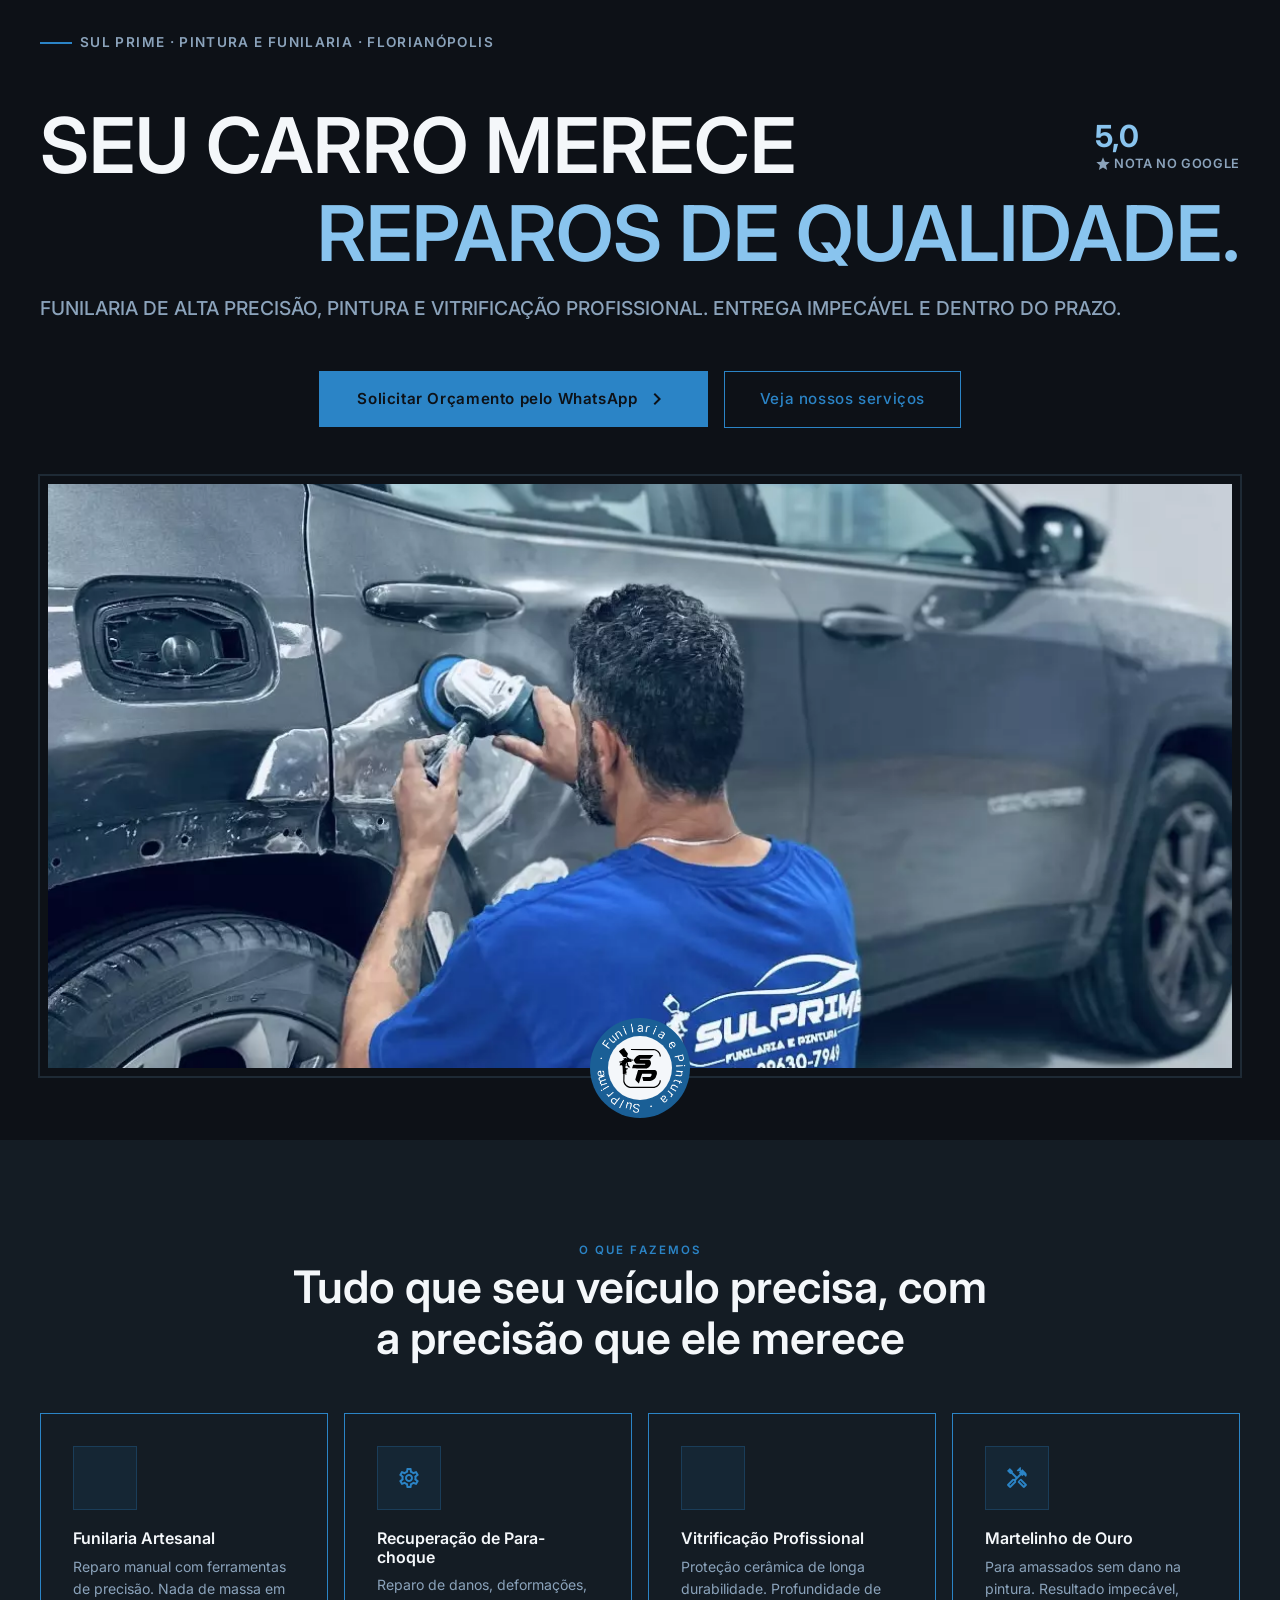
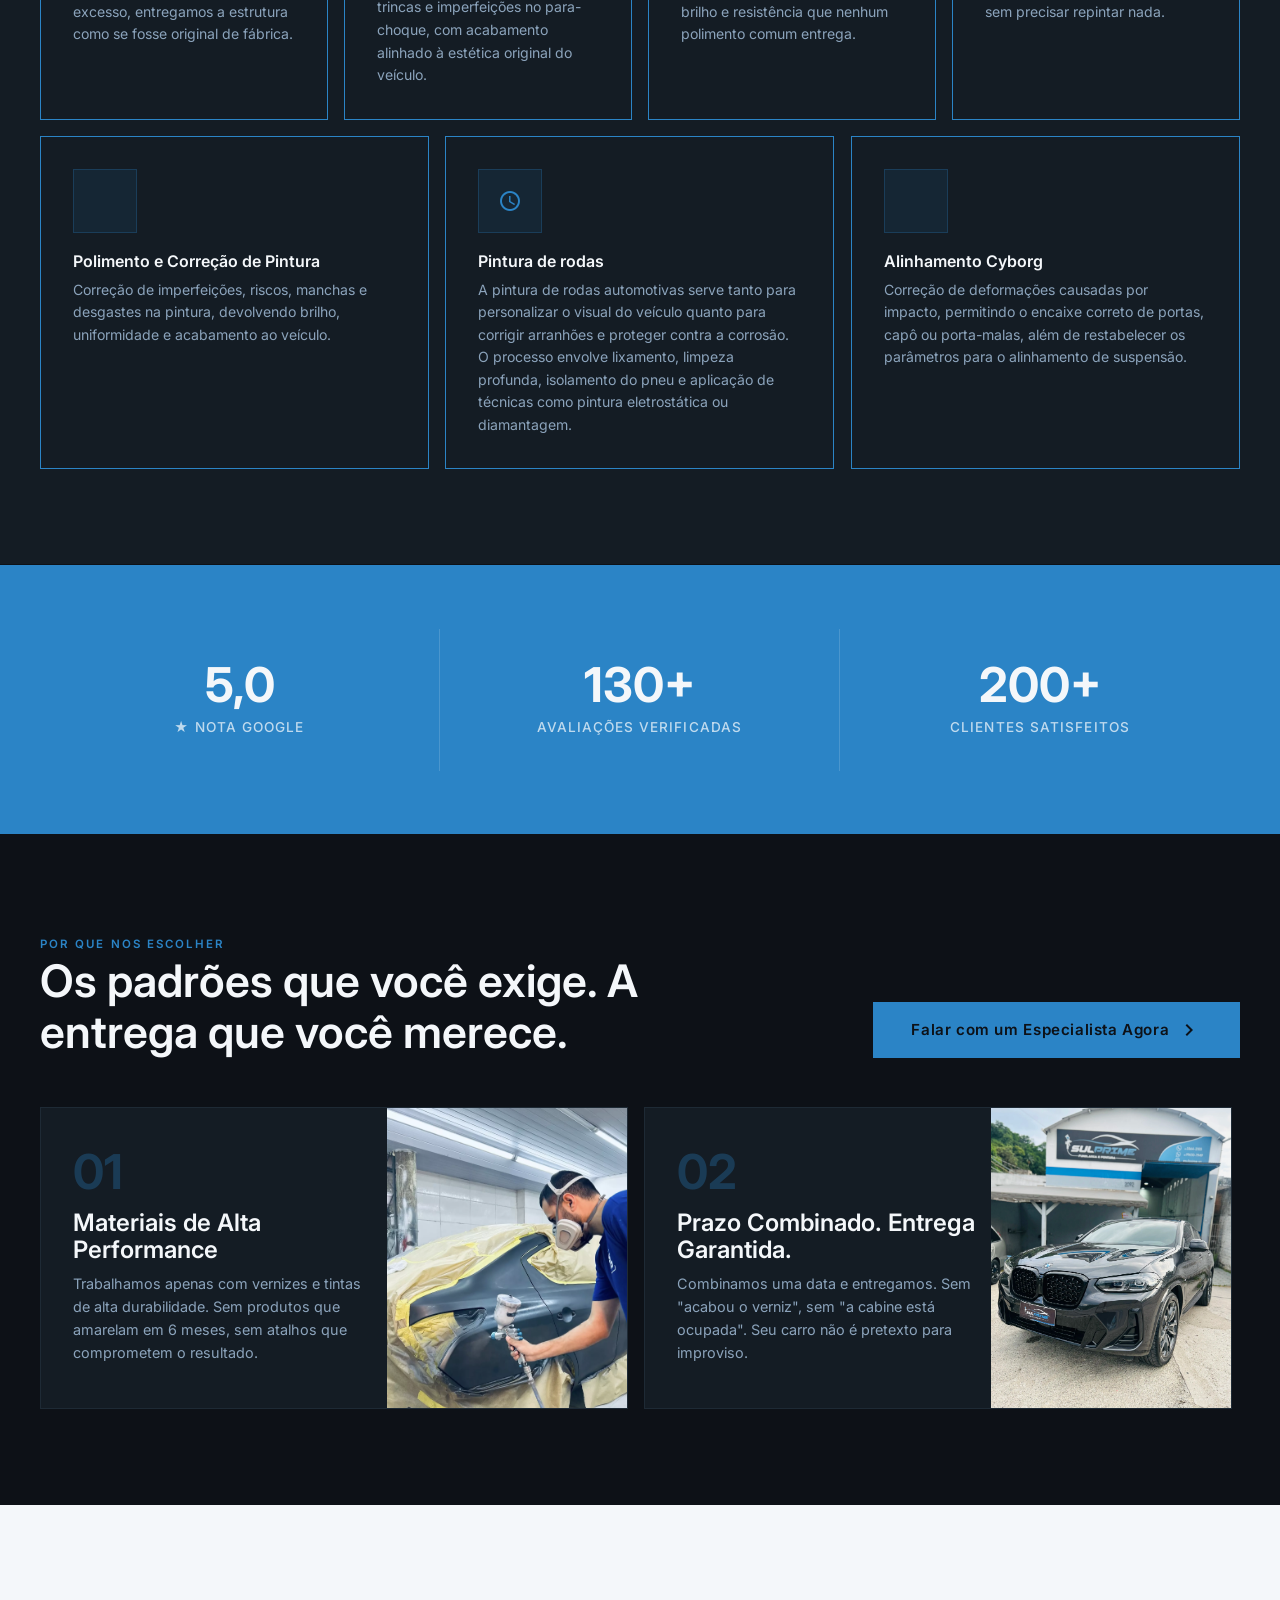
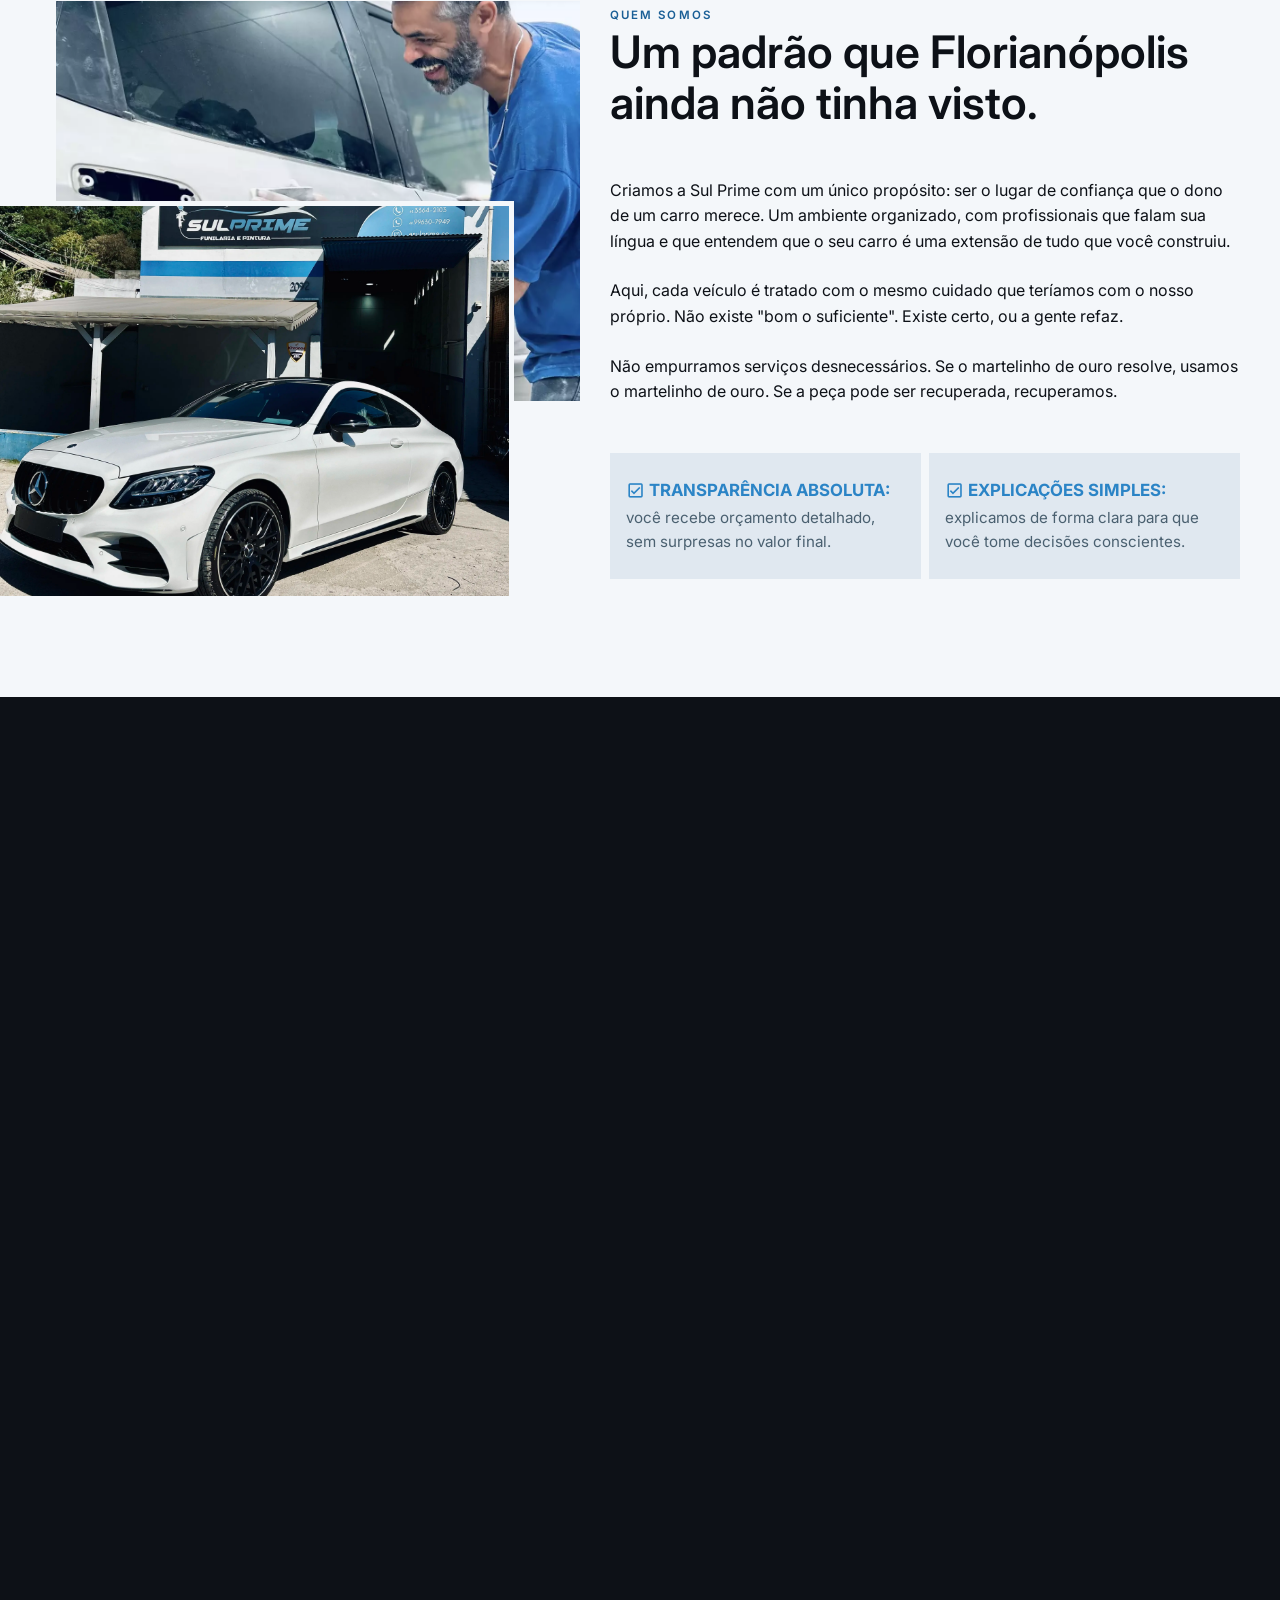
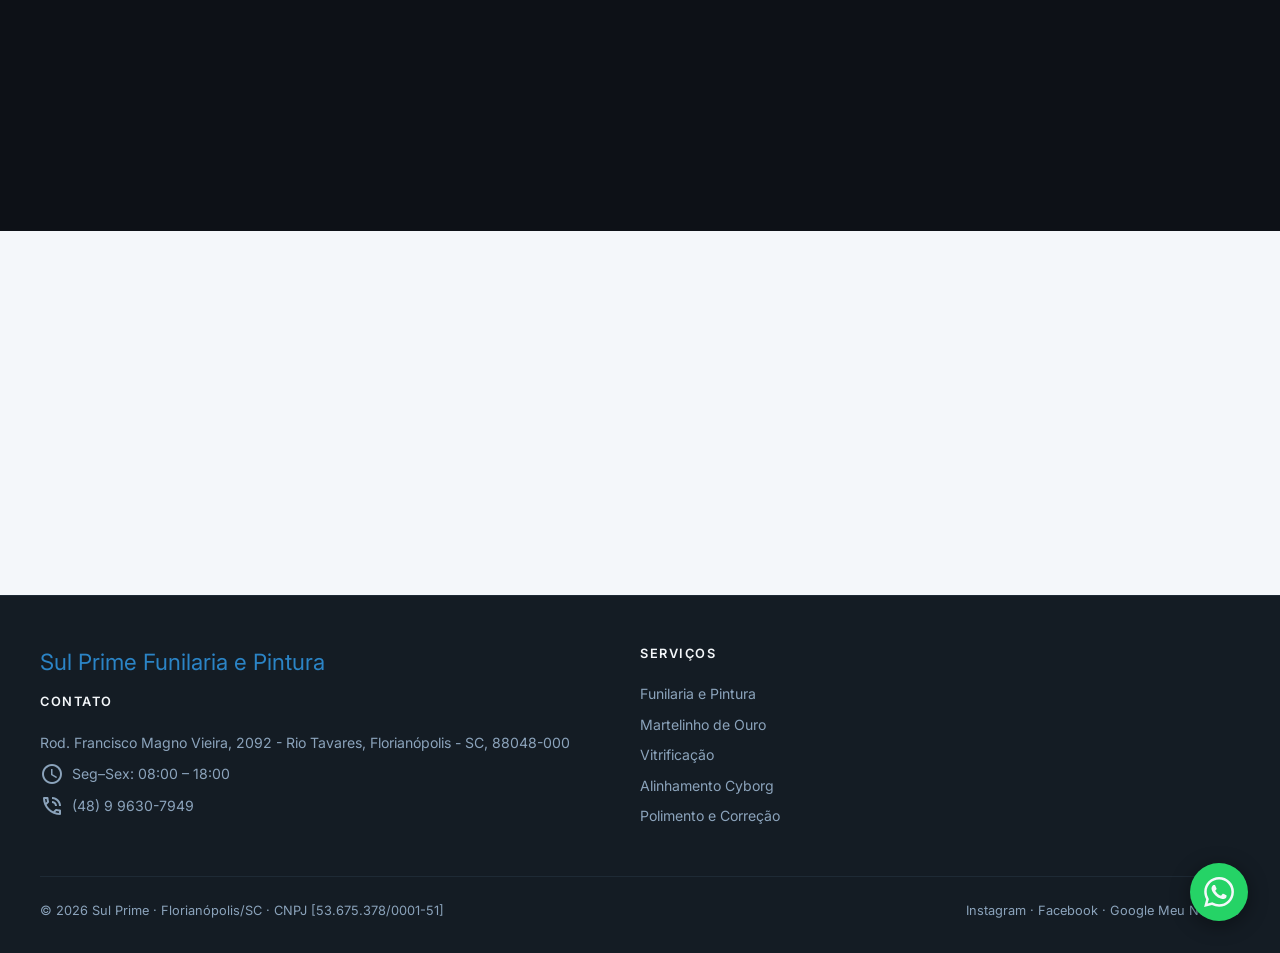
<file: index.html>
<!DOCTYPE html>
<html lang="pt-BR">

<head>
  <meta charset="UTF-8">
  <meta name="viewport" content="width=device-width, initial-scale=1.0">
  <meta name="description" content="Sul Prime: pintura, funilaria e vitrificação profissional em Florianópolis. Avaliação 5,0 no Google. Serviços de alta precisão com entrega dentro do prazo.">
  <meta name="keywords" content="pintura automotiva, funilaria, vitrificação, Florianópolis, reparos de carro">
  <meta name="author" content="Sul Prime Florianópolis">
  <meta name="robots" content="index, follow">
  <meta name="viewport" content="width=device-width, initial-scale=1.0, maximum-scale=5.0">
  
  <!-- Open Graph / Facebook -->
  <meta property="og:type" content="business.business">
  <meta property="og:url" content="http://sulprimefunilaria.com.br/">
  <meta property="og:title" content="Sul Prime — Pintura e Funilaria em Florianópolis">
  <meta property="og:description" content="Funilaria de alta precisão, pintura profissional e vitrificação. Avaliação 5,0 no Google. Entrega garantida dentro do prazo.">
  <meta property="og:image" content="http://sulprimefunilaria.com.br/assets/img/header.webp">
  
  <!-- Canonical URL -->
  <link rel="canonical" href="http://sulprimefunilaria.com.br/">
  
  <title>Sul Prime — Florianópolis | Pintura e Funilaria</title>
  
  <!-- Cache Control -->
  <meta http-equiv="Cache-Control" content="public, max-age=31536000, immutable">
  
  <!-- Font Optimization -->
  <link rel="preconnect" href="https://fonts.googleapis.com" crossorigin>
  <link rel="preconnect" href="https://fonts.gstatic.com" crossorigin>
  <link rel="preload" href="https://fonts.googleapis.com/css2?family=Inter:wght@400;600;700&display=swap" as="style">
  <link href="https://fonts.googleapis.com/css2?family=Inter:wght@400;600;700&display=swap" rel="stylesheet">
  <link href="https://fonts.googleapis.com/css2?family=Material+Icons+Outlined&display=block" rel="stylesheet" />
  <link rel="stylesheet" href="./assets/css/styles.css">
  <link rel="shortcut icon" href="./assets/img/fav.svg" type="image/x-icon">
  
  <!-- Performance: Preconnect a recursos externos -->
  <link rel="preconnect" href="https://www.googletagmanager.com">
  
  <!-- Performance: DNS Prefetch -->
  <link rel="dns-prefetch" href="https://www.google-analytics.com">
  
  <!-- Performance: Meta tags adicionais -->
  <meta http-equiv="X-UA-Compatible" content="IE=edge">
  <meta name="theme-color" content="#2b84c6">

  <!-- Google Tag Manager -->
<script defer>(function(w,d,s,l,i){w[l]=w[l]||[];w[l].push({'gtm.start':
new Date().getTime(),event:'gtm.js'});var f=d.getElementsByTagName(s)[0],
j=d.createElement(s),dl=l!='dataLayer'?'&l='+l:'';j.async=true;j.src=
'https://www.googletagmanager.com/gtm.js?id='+i+dl;f.parentNode.insertBefore(j,f);
})(window,document,'script','dataLayer','GTM-5Q6649VL');</script>
<!-- End Google Tag Manager -->
</head>

<body>

  <!-- Google Tag Manager (noscript) -->
<noscript><iframe src="https://www.googletagmanager.com/ns.html?id=GTM-5Q6649VL"
height="0" width="0" style="display:none;visibility:hidden"></iframe></noscript>
<!-- End Google Tag Manager (noscript) -->

  <!-- Floating WhatsApp -->
  <a href="https://wa.me/5548996307949?text=Ol%C3%A1%21%20Vim%20pelo%20site%20e%20gostaria%20de%20fazer%20um%20or%C3%A7amento" class="wa-float" target="_blank" rel="noopener"
    aria-label="Falar pelo WhatsApp">
    <svg viewBox="0 0 24 24" fill="currentColor" xmlns="http://www.w3.org/2000/svg">
      <path
        d="M17.472 14.382c-.297-.149-1.758-.867-2.03-.967-.273-.099-.471-.148-.67.15-.197.297-.767.966-.94 1.164-.173.199-.347.223-.644.075-.297-.15-1.255-.463-2.39-1.475-.883-.788-1.48-1.761-1.653-2.059-.173-.297-.018-.458.13-.606.134-.133.298-.347.446-.52.149-.174.198-.298.298-.497.099-.198.05-.371-.025-.52-.075-.149-.669-1.612-.916-2.207-.242-.579-.487-.5-.669-.51-.173-.008-.371-.01-.57-.01-.198 0-.52.074-.792.372-.272.297-1.04 1.016-1.04 2.479 0 1.462 1.065 2.875 1.213 3.074.149.198 2.096 3.2 5.077 4.487.709.306 1.262.489 1.694.625.712.227 1.36.195 1.871.118.571-.085 1.758-.719 2.006-1.413.248-.694.248-1.289.173-1.413-.074-.124-.272-.198-.57-.347m-5.421 7.403h-.004a9.87 9.87 0 01-5.031-1.378l-.361-.214-3.741.982.998-3.648-.235-.374a9.86 9.86 0 01-1.51-5.26c.001-5.45 4.436-9.884 9.888-9.884 2.64 0 5.122 1.03 6.988 2.898a9.825 9.825 0 012.893 6.994c-.003 5.45-4.437 9.884-9.885 9.884m8.413-18.297A11.815 11.815 0 0012.05 0C5.495 0 .16 5.335.157 11.892c0 2.096.547 4.142 1.588 5.945L.057 24l6.305-1.654a11.882 11.882 0 005.683 1.448h.005c6.554 0 11.89-5.335 11.893-11.893a11.821 11.821 0 00-3.48-8.413z" />
    </svg>
  </a>

  <!-- ═══ HERO ═══ -->
  <header>
    <div class="container">
      <span class="label">Sul Prime · Pintura e Funilaria · Florianópolis</span>

      <div class="hero-title">
        <h1>
          <span>
            Seu carro merece
            <div class="proof-item">
              <span class="number">5,0</span>
              <span class="desc"><span class="material-icons-outlined">star</span> Nota no Google</span>
            </div>
          </span>
          <span>
            reparos de qualidade.
          </span>
        </h1>
  
        <p>Funilaria de alta precisão, pintura e vitrificação profissional. Entrega impecável e dentro do prazo.</p>
      </div>

      <div class="hero-cta-group">
        <a href="https://wa.me/5548996307949?text=Ol%C3%A1%21%20Vim%20pelo%20site%20e%20gostaria%20de%20fazer%20um%20or%C3%A7amento" class="btn-primary" target="_blank">
          Solicitar Orçamento pelo WhatsApp 
          <span class="material-icons-outlined">keyboard_arrow_right</span>
        </a>
        <a href="#servicos" class="btn-outline">Veja nossos serviços</a>
      </div>

      <div class="hero-img">
        <img src="./assets/img/header.webp" alt="Serviço de pintura e funilaria Sul Prime" width="600" height="400" fetchpriority="high">
        <div class="logo-animada">
          <div class="texto-animado">
            <img src="./assets/img/texto-animado.webp" alt="" width="200" height="200">
          </div>
          <div class="logo-estatica">
            <img src="./assets/img/fav.svg" alt="Logo Sul Prime" width="100" height="100">
          </div>
        </div>
      </div>

    </div>
  </header>

  <main>

    <!-- ═══ DOR — ESPELHO ═══ -->
    <!-- <section id="dor">
      <div class="container">
        <div class="header">
          <div class="titulo">
            <span class="label">Você reconhece isso?</span>
            <h2>Você cuidou demais do seu carro para deixá-lo assim.</h2>
          </div>

          <p>
            Um amassado no estacionamento. Um risco na lataria. E agora aquela irritação toda vez que você olha para o
            carro. Porque você sabe que ele merecia mais do que isso. Se alguma das frases abaixo te soa familiar, você
            está no lugar certo.
          </p>
        </div>

        <div class="conteudo">
          <div class="intro">
            <div class="itens">
              <div class="item">
                <p>
                  "Levei minha Mercedes na oficina do seguro e parece que pintaram com rolinho, a textura está toda errada."
                </p>
                <div class="detalhes">
                  <div class="texto">
                    <p class="nome">Gustavo Fernandes</p>
                    <p class="ocupacao">CEO</p>
                  </div>
                  <img src="./assets/img/exemplo.avif" alt="">
                </div>
              </div>
              <div class="item">
                <p>
                  "Não posso ficar andando de Uber por 15 dias enquanto eles decidem quando vão pintar."
                </p>
                <img src="./assets/img/avaliacoes/Bruno Guollo.png" alt="">
              </div>
              <div class="item">
                <p>
                  "Não quero ter que explicar o óbvio: eu quero que fique perfeito, ponto final."
                </p>
                <img src="./assets/img/avaliacoes/Anderson Ribeiro.png" alt="">
              </div>
            </div>

          </div>
          <img src="./assets/img/dor.webp" alt="">
        </div>
      </div>
    </section> -->

    <!-- ═══ SERVIÇOS ═══ -->
    <section id="servicos">
      <div class="container">
        <div class="titulo">
          <span class="label">O que fazemos</span>
          <h2>Tudo que seu veículo precisa, com a precisão que ele merece</h2>
        </div>

        <div class="conteudo">

          <div class="cards">
            <div class="card">
              <div class="icon">
                <span class="material-icons-outlined" aria-hidden="true">grid_view</span>
              </div>
              <h3>Funilaria Artesanal</h3>
              <p>Reparo manual com ferramentas de precisão. Nada de massa em excesso, entregamos a estrutura como se
                fosse original de fábrica.</p>
            </div>

            <div class="card">
              <div class="icon">
                <span class="material-icons-outlined" aria-hidden="true">settings</span>
              </div>
              <h3>Recuperação de Para-choque</h3>
              <p>Reparo de danos, deformações, trincas e imperfeições no para-choque, com acabamento alinhado à estética original do veículo.</p>
            </div>

            <div class="card">
              <div class="icon">
                <span class="material-icons-outlined" aria-hidden="true">auto_awesome</span>
              </div>
              <h3>Vitrificação Profissional</h3>
              <p>Proteção cerâmica de longa durabilidade. Profundidade de brilho e resistência que nenhum polimento
                comum
                entrega.</p>
            </div>

            <div class="card">
              <div class="icon">
                <span class="material-icons-outlined" aria-hidden="true">handyman</span>
              </div>
              <h3>Martelinho de Ouro</h3>
              <p>Para amassados sem dano na pintura. Resultado impecável, sem precisar repintar nada.
              </p>
            </div>
          </div>

          <!-- <img src="./assets/img/bmw.webp" alt=""> -->

          <div class="cards">

            <div class="card">
              <div class="icon">
                <span class="material-icons-outlined" aria-hidden="true">auto_fix_high</span>
              </div>
              <h3>Polimento e Correção de Pintura</h3>
              <p>Correção de imperfeições, riscos, manchas e desgastes na pintura, devolvendo brilho, uniformidade e acabamento ao veículo.</p>
            </div>

            <div class="card">
              <div class="icon">
                <span class="material-icons-outlined" aria-hidden="true">schedule</span>
              </div>
              <h3>Pintura de rodas</h3>
              <p>A pintura de rodas automotivas serve tanto para personalizar o visual do veículo quanto para corrigir arranhões e proteger contra a corrosão. O processo envolve lixamento, limpeza profunda, isolamento do pneu e aplicação de técnicas como pintura eletrostática ou diamantagem.</p>
            </div>

            <div class="card">
              <div class="icon">
                <span class="material-icons-outlined" aria-hidden="true">no_crash</span>
              </div>
              <h3>Alinhamento Cyborg</h3>
              <p>Correção de deformações causadas por impacto, permitindo o encaixe correto de portas, capô ou porta-malas, além de restabelecer os parâmetros para o alinhamento de suspensão.</p>
            </div>
          </div>



        </div>
      </div>
    </section>

    <!-- ═══ NÚMEROS ═══ -->
    <section id="numeros">
      <div class="container">
        <div class="numeros-grid">
          <div class="numero-item">
            <div class="big">5,0</div>
            <div class="small">★ Nota Google</div>
          </div>
          <div class="numero-item">
            <div class="big">130+</div>
            <div class="small">Avaliações verificadas</div>
          </div>
          <div class="numero-item">
            <div class="big">200+</div>
            <div class="small">Clientes satisfeitos</div>
          </div>
        </div>
      </div>
    </section>

    <!-- ═══ DIFERENCIAIS ═══ -->
    <section id="diferenciais">
      <div class="container">
        <div class="header">
          <div class="titulo">
            <span class="label">Por que nos escolher</span>
            <h2>Os padrões que você exige. A entrega que você merece.</h2>
          </div>
          <div class="dif-cta-center">
            <a href="https://wa.me/5548996307949?text=Ol%C3%A1%21%20Vim%20pelo%20site%20e%20gostaria%20de%20fazer%20um%20or%C3%A7amento" class="btn-primary" target="_blank">
              Falar com um Especialista Agora
              <span class="material-icons-outlined">keyboard_arrow_right</span>
            </a>
          </div>
        </div>

        <div class="conteudo">
          <div class="card">
            <div class="texto">
              <div class="dif-num">01</div>
              <div class="dif-content">
                <h3>Materiais de Alta Performance</h3>
                <p>Trabalhamos apenas com vernizes e tintas de alta durabilidade. Sem produtos que amarelam em 6 meses,
                  sem atalhos que comprometem o resultado.</p>
              </div>
            </div>

            <img src="./assets/img/alta-performance.webp" alt="Materiais de alta performance" width="400" height="300" loading="lazy">
          </div>

          <div class="card">
            <div class="texto">
              <div class="dif-num">02</div>
              <div class="dif-content">
                <h3>Prazo Combinado. Entrega Garantida.</h3>
                <p>Combinamos uma data e entregamos. Sem "acabou o verniz", sem "a cabine está ocupada". Seu carro não é
                  pretexto para improviso.</p>
              </div>
            </div>

            <img src="./assets/img/entrega.webp" alt="Entrega de carro reparado" width="400" height="300" loading="lazy">
          </div>
        </div>
      </div>
    </section>

    <!-- ═══ SOBRE NÓS ═══ -->
    <section id="sobre">
      <div class="container">
        <div class="imgs">
          <img src="./assets/img/sobre-01.webp" alt="Equipe Sul Prime" width="400" height="300" loading="lazy">
          <img src="./assets/img/sobre-02.webp" alt="Ambiente de trabalho Sul Prime" width="400" height="300" loading="lazy">
        </div>

        <div class="conteudo">
          <div class="titulo">
            <span class="label">Quem somos</span>
            <h2>Um padrão que Florianópolis ainda não tinha visto.</h2>
          </div>

          <div class="texto">
            <p>
              Criamos a Sul Prime com um único propósito: ser o lugar de confiança que o dono de um carro merece. Um ambiente organizado, com profissionais que falam sua língua e que entendem que o seu carro é uma extensão de tudo que você construiu.
            </p>
            <p>
              Aqui, cada veículo é tratado com o mesmo cuidado que teríamos com o nosso próprio. Não existe "bom o
              suficiente". Existe certo, ou a gente refaz.
            </p>
            <p>
              Não empurramos serviços desnecessários. Se o martelinho de ouro resolve, usamos o martelinho de ouro. Se a
              peça pode ser recuperada, recuperamos.
            </p>
          </div>

          <div class="destaques">
            <div class="destaque">
              <p class="titulo">
                <span class="material-icons-outlined">check_box</span>
                <strong>Transparência absoluta:</strong>
              </p>
              <p>você recebe orçamento detalhado, sem surpresas no valor final.</p>
            </div>

            <div class="destaque">
              <p class="titulo">
                <span class="material-icons-outlined">check_box</span>
                <strong>Explicações simples:</strong>
              </p>
              <p>explicamos de forma clara para que você tome decisões conscientes.</p>
            </div>
          </div>
        </div>
      </div>
    </section>

    <!-- ═══ GARANTIAS / OBJEÇÕES ═══ -->
    <!-- <section id="garantias">
      <div class="container">
        <div class="section-header">
          <span class="label">Suas dúvidas, respondidas</span>
          <h2>As perguntas que você tem antes de confiar em alguém.</h2>
        </div>

        <div class="conteudo">
          <div class="garantias">
            <div class="card">
              <div class="icon">
                  <span class="material-icons-outlined" aria-hidden="true">shield</span>
              </div>
              <h3>"Como garantem que a cor vai ser exatamente a mesma?"</h3>
              <p>Utilizamos espectrofotômetro, um equipamento de escaneamento que lê a cor exata do seu carro em
                múltiplos pontos. O sistema mistura a tinta na fórmula precisa.</p>
            </div>

            <div class="card">
              <div class="icon">
                  <span class="material-icons-outlined" aria-hidden="true">schedule</span>
              </div>
              <h3>"Quanto tempo meu carro vai ficar parado?"</h3>
              <p>Definimos o prazo no orçamento e cumprimos. Dependendo do serviço, trabalhamos com previsão de entrega
                expressa para que você não precise ficar sem o carro por semanas. Somos transparentes desde o primeiro
                contato.</p>
            </div>
          </div>

          <img src="./assets/img/pistola.webp" alt="">

          <div class="garantias">
            <div class="card">
              <div class="icon">
                  <span class="material-icons-outlined" aria-hidden="true">verified</span>
              </div>
              <h3>"A vitrificação realmente dura ou é só marketing?"</h3>
              <p>Trabalhamos com produtos de alto desempenho e aplicamos com técnica de cabine controlada. Os resultados
                têm durabilidade comprovada e nossas avaliações de clientes atestam isso..</p>
            </div>

            <div class="card">
              <div class="icon">
                  <span class="material-icons-outlined" aria-hidden="true">info</span>
              </div>
              <h3>"Usam materiais de qualidade ou é massa e verniz barato?"</h3>
              <p>Você está certo em desconfiar. A maioria das oficinas usa vernizes que amarelam em 6 meses. Nós
                trabalhamos com materiais de alta performance, especificamos os produtos no orçamento e nunca usamos
                atalhos que comprometem a durabilidade.</p>
            </div>
          </div>

        </div>
      </div>
    </section> -->

    <!-- ═══ DEPOIMENTOS ═══ -->
    <section id="depoimentos">
      <div class="container">
        <div class="titulo">
          <span class="label">Clientes que já confiaram</span>
          <h2>O que dizem sobre nós</h2>
        </div>

        <div class="depoimentos" id="reviews-carousel" aria-live="polite">
          <div class="carousel-track" id="carousel-track">
            <!-- Avaliações serão inseridas via JS -->
          </div>
          <div class="controles">
            <button class="carousel-control prev" id="review-prev" aria-label="Avaliação anterior">‹</button>
            <button class="carousel-control next" id="review-next" aria-label="Próxima avaliação">›</button>
          </div>
        </div>

        <div class="cta-banner">
          <h2>Pronto para ver o que fazemos pelo seu carro?</h2>
          <p>Entre em contato agora e receba um orçamento detalhado, sem compromisso e em poucos minutos.</p>
          <div class="cta-banner-btns">
            <a href="https://wa.me/5548996307949?text=Ol%C3%A1%21%20Vim%20pelo%20site%20e%20gostaria%20de%20fazer%20um%20or%C3%A7amento" class="btn-primary" target="_blank">
              Solicitar Orçamento pelo WhatsApp
              <span class="material-icons-outlined">keyboard_arrow_right</span>
            </a>
            <a href="tel:+5548996307949" class="btn-outline">Ligar Agora</a>
          </div>
        </div>
      </div>
    </section>

    <!-- ═══ SEGURADORAS ═══ -->
    <section id="marcas">
      <div class="container">
        <span class="label">Especialidade</span>
        <h2>Trabalhamos com todas as marcas do mercado</h2>
        <div class="marcas-row">
          <div class="pill"><img src="./assets/img/logos/toyota.png" alt="">Toyota</div>
          <div class="pill"><img src="./assets/img/logos/honda.png" alt="">Honda</div>
          <div class="pill"><img src="./assets/img/logos/volkswagen.png" alt="">Volkswagen</div>
          <div class="pill"><img src="./assets/img/logos/audi.png" alt="">Audi</div>
          <div class="pill"><img src="./assets/img/logos/mercedes.png" alt="">Mercedes-Benz</div>
          <div class="pill"><img src="./assets/img/logos/ford.png" alt="">Ford</div>
          <div class="pill"><img src="./assets/img/logos/renault.png" alt="">Renault</div>
          <div class="pill"><img src="./assets/img/logos/chevrolet.png" alt="">Chevrolet</div>
          <div class="pill"><img src="./assets/img/logos/fiat.png" alt="">Fiat</div>
          <div class="pill"><img src="./assets/img/logos/hyundai.png" alt="">Hyundai</div>
          <div class="pill">E muitas outras...</div>
        </div>
      </div>
    </section>

    <!-- ═══ CTA FINAL ═══ -->
    <!-- <section id="cta-final">
      <div class="container">
        <span class="label">Dê o próximo passo</span>
        <h2>Você trabalhou duro para conquistar esse carro. Ele merece refletir isso.</h2>
        <p>
          Entre em contato agora. Sem enrolação, sem burocracia, só um orçamento claro para devolver ao seu carro o
          estado que ele merece.
        </p>
        <div class="cta-final-btns">
          <a href="https://wa.me/5548996307949?text=Ol%C3%A1%21%20Vim%20pelo%20site%20e%20gostaria%20de%20fazer%20um%20or%C3%A7amento" class="btn-primary" target="_blank">
            Solicitar Orçamento pelo WhatsApp
            <span class="material-icons-outlined">keyboard_arrow_right</span>
          </a>
          <a href="tel:+5548996307949" class="btn-outline">Ligar: (48) 9 9630-7949</a>
        </div>
      </div>
    </section> -->
  </main>

  <!-- ═══ FOOTER ═══ -->
  <footer>
    <div class="container">
      <div class="footer-grid">

        <div class="footer-col">
          <div class="footer-brand">
            <span class="brand-name">Sul Prime Funilaria e Pintura</span>
          </div>

          <h4>Contato</h4>
          <p>Rod. Francisco Magno Vieira, 2092 - Rio Tavares, Florianópolis - SC, 88048-000</p>
          <p><span class="material-icons-outlined">access_time</span> Seg–Sex: 08:00 – 18:00</p>
          <p><span class="material-icons-outlined">phone_in_talk</span> (48) 9 9630-7949</p>
        </div>

        <div class="footer-col">
          <h4>Serviços</h4>
          <a href="#servicos">Funilaria e Pintura</a>
          <a href="#servicos">Martelinho de Ouro</a>
          <a href="#servicos">Vitrificação</a>
          <a href="#servicos">Alinhamento Cyborg</a>
          <a href="#servicos">Polimento e Correção</a>
        </div>
      </div>

      <div class="footer-bottom">
        <span>© 2026 Sul Prime · Florianópolis/SC · CNPJ [53.675.378/0001-51]</span>
        <span><a href="https://www.instagram.com/sulprime.sc/" target="_blank" rel="noopener noreferrer">
            Instagram</a> · <a href="https://www.facebook.com/people/Sul-Prime-Funilaria-e-Pintura/61556341560654/#"
            target="_blank" rel="noopener noreferrer">Facebook</a> · <a
            href="https://www.google.com/maps/place/Sul+Prime+-+Funilaria+e+Pintura/data=!4m2!3m1!1s0x0:0x6445df99990cf981?sa=X&ved=1t:2428&ictx=111"
            target="_blank" rel="noopener noreferrer">Google Meu Negócio</a></span>
      </div>
    </div>
  </footer>

  <script src="./assets/js/optimization.js" defer></script>
  <script src="./assets/js/main.js" defer></script>
</body>

</html>
</file>
<file: assets/css/styles.css>
*,
*::before,
*::after {
    box-sizing: border-box;
    margin: 0;
    padding: 0;
}

:root {
    --gold: #2b84c6;
    --gold-light: #89C4EE;
    --gold-dark: #1A5F96;
    --onyx: #0D1117;
    --onyx-soft: #141c24;
    --onyx-mid: #1E2A35;
    --silver: #F4F7FA;
    --silver-mid: #E0E8F0;
    --silver-dark: #8BA3BB;
    --text-dark: #0D1117;
    --text-muted: #4A6070;
    --text-light: #F4F7FA;
}

html {
    scroll-behavior: smooth;
    overflow-x: hidden;
    font-size: 1rem;
}

body {
    font-family: 'Inter', sans-serif;
    background: var(--onyx);
    color: var(--text-light);
    line-height: 1.6;
    overflow-x: hidden;
    contain: layout style paint;
}

/* Respeitar preferência de movimento reduzido */
@media (prefers-reduced-motion: reduce) {
    *,
    *::before,
    *::after {
        animation-duration: 0.01ms !important;
        animation-iteration-count: 1 !important;
        transition-duration: 0.01ms !important;
        scroll-behavior: auto !important;
    }
}

/* ── TYPOGRAPHY ── */
h1,
h2,
h3 {
    font-family: 'Inter', sans-serif;
    line-height: 1.15;
}

h1 {
    font-size: clamp(3.2rem, 6vw, 5rem);
    font-weight: 600;
    text-transform: uppercase;
}

h2 {
    font-size: clamp(1.8rem, 3.5vw, 2.8rem);
    font-weight: 600;
}

h3 {
    font-size: clamp(1.2rem, 2vw, 1.5rem);
    font-weight: 600;
}

.label {
    position: relative;
    font-size: 0.72rem;
    font-weight: 600;
    letter-spacing: 0.18em;
    text-transform: uppercase;
    color: var(--gold);
}

/* ── LAYOUT ── */
.container {
    width: 1200px;
    margin: 0 auto;
    contain: layout;
}

section {
    padding: 6rem 0;
    contain: layout style paint;
}

/* ── BUTTONS ── */
.btn-primary {
    display: flex;
    flex-direction: row;
    align-items: center;
    justify-content: center;
    gap: .5rem;
    background: var(--gold);
    color: var(--onyx);
    font-family: 'Inter', sans-serif;
    font-size: 0.95rem;
    font-weight: 600;
    letter-spacing: 0.04em;
    padding: 1rem 2.4rem;
    border: none;
    text-decoration: none;
    cursor: pointer;
    transition: background 0.2s, transform 0.15s;
    will-change: transform, background;
}

.btn-primary:hover {
    background: var(--gold-light);
    transform: translateY(-1px);
}

.btn-outline {
    display: flex;
    flex-direction: row;
    align-items: center;
    justify-content: center;
    background: transparent;
    color: var(--gold);
    font-family: 'Inter', sans-serif;
    font-size: 0.95rem;
    font-weight: 500;
    letter-spacing: 0.04em;
    padding: 0.95rem 2.2rem;
    border: 1px solid var(--gold);
    text-decoration: none;
    cursor: pointer;
    transition: all 0.2s;
}

.btn-outline:hover {
    background: var(--gold);
    color: var(--onyx);
}

.gold-line.center {
    margin: 1.2rem auto 1.6rem;
}

/* ── FLOATING WHATSAPP ── */
.wa-float {
    position: fixed;
    bottom: 2rem;
    right: 2rem;
    z-index: 999;
    background: #25D366;
    color: var(--silver);
    width: 58px;
    height: 58px;
    border-radius: 50%;
    display: flex;
    align-items: center;
    justify-content: center;
    box-shadow: 0 4px 20px rgba(0, 0, 0, 0.4);
    text-decoration: none;
    transition: transform 0.2s;
}

.wa-float:hover {
    transform: scale(1.08);
}

.wa-float svg {
    width: 30px;
    height: 30px;
}

@media (max-width:768px) {
    .container {
        width: calc(100% - 2rem);
    }

    .btn-primary,
    .btn-outline {
        text-align: center;
        width: 100%;
        padding: 1rem;
        font-size: .85rem;
    }

    .wa-float {
        bottom: 1rem;
        right: 1rem;
    }
}

/* ═══════════════════════════
    HERO
═══════════════════════════ */
header {
    min-height: 100vh;
    display: flex;
    flex-direction: column;
    justify-content: flex-start;
    position: relative;
    padding: 2rem 0 4rem;
    background: var(--onyx);
    overflow: hidden;
}

header .container {
    display: flex;
    flex-direction: column;
    gap: 3rem;
}

header .label {
    color: var(--silver-dark);
    font-size: 0.85rem;
    letter-spacing: 0.1em;
    text-transform: uppercase;
    margin-left: 40px;
}

header .label::after {
    width: 32px;
    height: 2px;
    position: absolute;
    margin: auto 0;
    top: 0;
    bottom: 0;
    left: -40px;
    background: var(--gold);
    content: '';
}

header .hero-title {
    display: flex;
    flex-direction: column;
    align-items: center;
    justify-content: center;
    gap: .9rem;
}

header .hero-title h1 {
    width: 100%;
    display: flex;
    flex-direction: column;
    align-items: flex-end;
    color: var(--silver);
}

header .hero-title h1 span:not(.proof-item span) {
    width: 100%;
    display: flex;
    flex-direction: row;
    align-items: center;
    justify-content: space-between;
    gap: 0;
}

header .hero-title h1 span:last-child:not(.proof-item span) {
    color: var(--gold-light);
    justify-content: flex-end;
}

/* header h1 span:first-child small {
    width: 360px;
} */

/* header h1 span small {
    font-size: .9rem;
    text-transform: none;
    color: var(--silver-dark);
    font-weight: 400;
    width: 300px;
} */

header .hero-title p {
    width: 100%;
    text-align: left;
    text-transform: uppercase;
    font-size: 1.2rem;
    font-weight: 500;
    color: var(--silver-dark);    
}

header .hero-cta-group {
    display: flex;
    align-items: center;
    justify-content: center;
    gap: 1rem;
    flex-wrap: wrap;
}

header .proof-item {
    display: flex;
    flex-direction: column;
}

header .proof-item .number {
    font-family: 'Inter', sans-serif;
    font-size: 1.9rem;
    font-weight: 700;
    color: var(--gold-light);
    line-height: 1;
}

header .proof-item .desc {
    display: flex;
    flex-direction: row;
    align-items: flex-end;
    gap: .2rem;
    font-size: 0.8rem;
    color: var(--silver-dark);
    letter-spacing: 0.05em;
    margin-top: 0.3rem;
}

header .proof-item .desc span {
    width: fit-content;
    font-size: 1rem;
}

header .hero-img {
    width: 100%;
    height: 600px;
    position: relative;
    box-shadow: 0 0 0 2px var(--onyx-mid);
    border: 8px solid #0D1117;
}

header .hero-img img:first-child {
    width: 100%;
    height: 100%;
    object-fit: cover;
}

header .hero-img .logo-animada {
    width: 100px;
    height: 100px;
    position: absolute;
    left: 0;
    right: 0;
    bottom: -50px;
    margin: 0 auto;
    display: flex;
    align-items: center;
    justify-content: center;
    z-index: 2;
    overflow: hidden;
    border-radius: 200px;
}

header .hero-img .logo-animada .texto-animado {
    width: 100%;
    height: 100%;
    position: absolute;
    top: 0;
    left: 0;
    background: var(--gold-dark);
    padding: 0.1rem;
    z-index: 0;
    display: flex;
    align-items: center;
    justify-content: center;
}

header .hero-img .logo-animada .texto-animado img {
    width: 108%;
    height: 108%;
    object-fit: cover;
    animation: slow-rotate 18s linear infinite;
}

header .hero-img .logo-animada .logo-estatica {
    position: relative;
    width: 64px;
    height: 64px;
    background: var(--silver);
    border-radius: 120px;
    padding: .7rem;
    z-index: 2;
}

header .hero-img .logo-animada .logo-estatica img {
    width: 100%;
    height: 100%;
    object-fit: contain;
}

@media (max-width:768px) {
    header .label {
        font-size: .55rem;
        margin-left: 0;
    }

    header .label::after {
        width: 48px;
        margin: 0;
        left: 0;
        top: -8px;
        bottom: auto;
    }

    header .hero-title {
        padding-top: 2rem;
    }
    
    header h1 span {
        position: relative;
        gap: 1rem;
        text-align: left;
    }

    header .proof-item {
        width: 100%;
        flex-direction: row;
        align-items: center;
        gap: .5rem;
        margin-top: 1rem;
        position: absolute;
        bottom: calc(100% + 1rem);
        left: 0;
    }

    header .proof-item .number {
        width: fit-content;
    }

    header .proof-item .desc {
        width: fit-content;
        font-size: .65rem;
    }

    header .hero-title p {
        text-transform: none;
        font-size: 1rem;
    }
    
}


/* ═══════════════════════════
    DOR — SEÇÃO ESPELHO
═══════════════════════════ */
/* #dor {
    background: var(--silver);
    color: var(--text-dark);
    padding: 5rem 0;
}

#dor .container {
    display: flex;
    flex-direction: column;
    align-items: center;
    gap: 3rem;
}

#dor .header {
    width: 100%;
    display: flex;
    flex-direction: row;
    align-items: flex-end;
    justify-content: space-between;
    gap: 2rem;
}

#dor .titulo {
    width: 600px;
}

#dor .header p {
    width: 500px;
    font-size: .9rem;
    color: var(--text-muted);
    line-height: 1.8;
}

#dor h2 {
    text-align: left;
    color: var(--onyx);
}

#dor .conteudo {
    display: flex;
    flex-direction: row;
    align-items: flex-start;
    gap: 1rem;
}

#dor .intro {
    width: 630px;
    height: fit-content;
    display: flex;
    flex-direction: column;
    gap: 1rem;
}

#dor .conteudo>img {
    width: 540px;
    height: 521px;
    object-fit: cover;
}

#dor .itens {
    display: flex;
    flex-direction: row;
    flex-wrap: wrap;
    gap: 1rem;
    position: relative;
}

#dor .itens .item {
    display: flex;
}

#dor .itens .item:first-child {
    padding: 3rem 2rem 0;
    flex-direction: column;
    border: 1px solid var(--silver-mid);
}

#dor .itens .item:first-child>p {
    font-size: 1.75rem;
    color: var(--text-muted);
    line-height: 1.3;
}

#dor .itens .item .detalhes {
    display: flex;
    flex-direction: row;
    align-items: flex-end;
    justify-content: space-between;
    margin-top: -.5rem;
}

#dor .itens .item:first-child .texto {
    width: 100%;
    border-top: 1px solid var(--text-dark);
    padding: 1rem 0 2rem;
}

#dor .itens .item:first-child .texto p {
    font-size: 1rem;
    color: var(--text-dark);
}

#dor .itens .item:first-child .texto p:first-child {
    font-size: 1.4rem;
    font-weight: 600;
    color: var(--silver-dark);
}

#dor .itens .item .detalhes img {
    width: 240px;
}

#dor .itens .item:not(:first-child):not(:last-child) {
    background-color: transparent;
    border: 1px solid var(--silver-mid);
    color: var(--text-dark);
}

#dor .itens .item:not(:first-child) {
    padding: 1rem;
    flex-direction: column;
    align-items: flex-end;
    width: 307px;
    background-color: var(--onyx-mid);
    color: var(--text-light);
}

#dor .itens .item:not(:first-child) img {
    width: 44px;
    height: 44px;
    border-radius: 100px;
    border: 1px solid var(--silver-mid);
}

#dor .itens .item p {
    font-size: 0.95rem;
    line-height: 1.4;
    font-weight: 400;
}

@media (max-width:768px) {
    #dor .header {
        gap: 1rem;
    }

    #dor .header, #dor .conteudo {
        flex-direction: column;
        align-items: flex-start;
    }

    #dor .titulo, #dor .header p, #dor .intro {
        width: 100%;
    }

    #dor .itens .item:first-child {
        padding: 1.5rem 1rem 0;
        gap: 1rem;
    }

    #dor .itens .item:first-child>p {
        font-size: 1.35rem;
    }

    #dor .itens .item:not(:first-child) {
        width: 100%;
        flex-direction: row-reverse;
        gap: 1rem;
        align-items: flex-start;
    }

    #dor .itens .item .detalhes {
        flex-direction: column;
        justify-content: flex-start;
        align-items: flex-start;
        margin-top: 0;
    }

    #dor .conteudo>img {
        width: 100%;
        height: auto;
    }
} */

/* ═══════════════════════════
    SERVIÇOS
═══════════════════════════ */
#servicos {
    background: var(--onyx-soft);
    padding: 6rem 0;
}

#servicos .container {
    display: flex;
    flex-direction: column;
    align-items: center;
    gap: 3rem;
}

#servicos .titulo {
    width: 700px;
    text-align: center;
}

#servicos .conteudo {
    position: relative;
    display: flex;
    flex-direction: column;
    gap: 1rem;
}

/* #servicos .conteudo img {
    position: absolute;
    width: 100%;
    height: 100%;
    object-fit: contain;
    pointer-events: none;
    object-position: 0 245px;
    z-index: 2;
} */


#servicos .cards {
    display: flex;
    flex-direction: row;
    gap: 1rem;
    z-index: 0;
}

#servicos .card {
    width: 100%;
    border: 1px solid var(--gold);
    padding: 2rem;
}

#servicos .card:hover {
    background-color: var(--gold-dark);
    cursor: pointer;
}

/* Unified card hover + focus (accessible contrast) */
#servicos .card,
#diferenciais .card,
#garantias .card,
.depo-card {
    transition: background 200ms ease, transform 150ms ease, box-shadow 180ms ease;
    cursor: pointer;
}

#servicos .card:hover,
#diferenciais .card:hover,
#garantias .card:hover,
.depo-card:hover,
#servicos .card:focus-visible,
#diferenciais .card:focus-visible,
#garantias .card:focus-visible,
.depo-card:focus-visible {
    background-color: var(--gold-dark);
    transform: translateY(-4px);
    box-shadow: 0 10px 28px rgba(10, 20, 30, 0.45);
    outline: none;
}

#servicos .card:hover h3,
#diferenciais .card:hover h3,
#garantias .card:hover h3,
.depo-card:hover h3,
#servicos .card:focus-visible h3,
#diferenciais .card:focus-visible h3,
#garantias .card:focus-visible h3,
.depo-card:focus-visible h3 {
    color: var(--text-light);
}

#servicos .card:hover p,
#diferenciais .card:hover p,
#garantias .card:hover p,
.depo-card:hover p,
#servicos .card:focus-visible p,
#diferenciais .card:focus-visible p,
#garantias .card:focus-visible p,
.depo-card:focus-visible p {
    color: rgba(255, 255, 255, 0.9);
}

#servicos .card:hover .icon span,
#diferenciais .card:hover .icon span,
#garantias .card:hover .icon span,
.depo-card:hover .icon span,
#servicos .card:focus-visible .icon span,
#diferenciais .card:focus-visible .icon span,
#garantias .card:focus-visible .icon span,
.depo-card:focus-visible .icon span {
    color: var(--text-light);
}

/* Keyboard accessibility: visible focus ring */
#servicos .card:focus-visible,
#diferenciais .card:focus-visible,
#garantias .card:focus-visible,
.depo-card:focus-visible {
    box-shadow: 0 0 0 4px rgba(43, 132, 198, 0.12), 0 10px 28px rgba(10, 20, 30, 0.35);
}

/* Entrance animations (performant: only transform + opacity) */
.reveal {
    opacity: 0;
    transform: translateY(12px) scale(0.995);
    will-change: opacity, transform;
    transition: opacity 420ms cubic-bezier(.2,.9,.2,1), transform 420ms cubic-bezier(.2,.9,.2,1);
}
.reveal.in-view {
    opacity: 1;
    transform: translateY(0) scale(1);
}

/* Reduce motion preference: disable animations */
@media (prefers-reduced-motion: reduce) {
    .reveal {
        transition: none !important;
        transform: none !important;
        opacity: 1 !important;
    }
}

#servicos .icon {
    width: 64px;
    height: 64px;
    background: rgba(43, 132, 198, 0.1);
    border: 1px solid rgba(43, 132, 198, 0.25);
    display: flex;
    align-items: center;
    justify-content: center;
    margin-bottom: 1.2rem;
}

#servicos .icon span {
    font-size: 24px;
    color: var(--gold);
}

#servicos .card h3 {
    font-size: 1rem;
    font-family: 'Inter', sans-serif;
    font-weight: 600;
    color: var(--silver);
    margin-bottom: 0.5rem;
}

#servicos .card p {
    font-size: 0.88rem;
    color: var(--silver-dark);
    line-height: 1.6;
}

@media (max-width:768px) {
    #servicos .titulo {
        width: 100%;
    }
    #servicos .cards {
        flex-direction: column;
    }

    #servicos .conteudo {
        flex-direction: column;
        gap: 1rem;
    }

    /* #servicos .conteudo img {
        position: relative;
        object-position: 0;
    } */
}

/* ═══════════════════════════
    NÚMEROS
═══════════════════════════ */
#numeros {
    background: var(--gold);
    padding: 4rem 0;
}

.numeros-grid {
    display: grid;
    grid-template-columns: repeat(auto-fit, minmax(180px, 1fr));
    gap: 0;
}

.numero-item {
    text-align: center;
    padding: 2rem 1.5rem;
    border-right: 1px solid rgba(255, 255, 255, 0.15);
}

.numero-item:last-child {
    border-right: none;
}

.numero-item .big {
    font-family: 'Inter', sans-serif;
    font-size: 3rem;
    font-weight: 700;
    color: var(--silver);
    line-height: 1;
}

.numero-item .small {
    font-size: 0.85rem;
    font-weight: 500;
    color: rgba(255, 255, 255, 0.7);
    margin-top: 0.5rem;
    text-transform: uppercase;
    letter-spacing: 0.08em;
}

@media (max-width:768px) {
    .numeros-grid {
        display: flex;
        flex-direction: column;
        align-items: center;
        justify-content: center;
    }

    .numero-item .big {
        font-size: 2rem;
    }

    .numero-item .small {
        font-size: 0.75rem;
    }

    .numero-item {
        border-right: none;
        border-bottom: 1px solid rgba(255, 255, 255, 0.12);
    }
}

/* ═══════════════════════════
    DIFERENCIAIS
═══════════════════════════ */
#diferenciais {
    background: var(--onyx);
    padding: 6rem 0;
}

#diferenciais .header {
    width: 100%;
    display: flex;
    flex-direction: row;
    justify-content: space-between;
    align-items: flex-end;
}

#diferenciais .header .titulo {
    max-width: 610px;
}

#diferenciais .container {
    display: flex;
    flex-direction: column;
    align-items: flex-start;
    gap: 3rem;
}

#diferenciais .conteudo {
    display: flex;
    flex-direction: row;
    flex-wrap: wrap;
    gap: 1rem;
}

#diferenciais .card {
    width: 588px;
    background: var(--onyx-soft);
    border: 1px solid var(--onyx-mid);
    display: flex;
    flex-direction: row;
    align-items: center;
    gap: 1rem;
}

#diferenciais .card .texto {
    width: 100%;
    display: flex;
    flex-direction: column;
    gap: 0.8rem;
    padding: 2rem 0 2rem 2rem;
}

#diferenciais .card img {
    width: 240px;
    height: 300px;
    object-fit: cover;
    flex-shrink: 0;
}

.dif-num {
    font-size: 3rem;
    font-weight: 700;
    color: rgba(43, 132, 198, 0.3);
    line-height: 1;
    flex-shrink: 0;
    margin-top: -4px;
}

.dif-content h3 {
    font-size: 1.5rem;
    font-weight: 600;
    color: var(--silver);
    margin-bottom: 0.5rem;
}

.dif-content p {
    font-size: 0.9rem;
    color: var(--silver-dark);
    line-height: 1.6;
}

@media (max-width:768px) {
    #diferenciais .header {
        flex-direction: column;
        align-items: flex-start;
        gap: 1rem;
    }
    
    #diferenciais .card {
        width: 100%;
        flex-direction: column;
    }

    #diferenciais .card .texto {
        padding: 1rem;
    }

    #diferenciais .card img {
        width: 100%;
    }
}

/* ═══════════════════════════
    SOBRE
═══════════════════════════ */
#sobre {
    background: var(--silver);
    color: var(--text-dark);
    padding: 6rem 0;
}

#sobre .container {
    display: flex;
    flex-direction: row;
    justify-content: space-between;
}

#sobre h2 {
    color: var(--onyx);
}

#sobre .label {
    color: var(--gold-dark);
}

#sobre .imgs {
    width: 540px;
    height: 600px;
    position: relative;
    display: flex;
    flex-direction: column;
    align-items: flex-end;
    gap: 1rem;
}

#sobre .imgs img {
    position: relative;
    width: 97%;
    height: 400px;
    object-fit: cover;
    object-position: 0 -120px;
}

#sobre .imgs img:first-of-type {
    position: absolute;
    bottom: 0px;
    left: -50px;
    border: 5px solid var(--silver);
    z-index: 2;
    object-position: 0 -210px;
}

#sobre .destaques {
    width: 100%;
    display: flex;
    flex-direction: row;
    gap: .5rem;
}

#sobre .destaque {
    width: 100%;
    display: flex;
    flex-direction: column;
    align-items: flex-start;
    gap: .15rem;
    padding: 1.5rem 1rem;
    background-color: var(--silver-mid);
    color: var(--text-muted);
    font-size: .95rem;
}

#sobre .destaque .titulo {
    display: flex;
    flex-direction: row;
    align-items: center;
    gap: .25rem;
}

#sobre .destaque strong {
    color: var(--gold);
    font-size: 1.05rem;
    text-transform: uppercase;
}

#sobre .destaque .material-icons-outlined {
    font-size: 1.2rem;
    color: var(--gold);
}

#sobre .conteudo {
    width: 630px;
    display: flex;
    flex-direction: column;
    gap: 3rem;
}

#sobre .conteudo .texto {
    display: flex;
    flex-direction: column;
    gap: 1.5rem;
}

@media (max-width:768px) {
    #sobre .container {
        flex-direction: column-reverse;
        gap: 3rem;
    }

    #sobre .conteudo {
        width: 100%;
        gap: 2rem;
    }

    #sobre .destaques {
        flex-direction: column;
    }

    #sobre .imgs {
        width: 100%;
        height: auto;
        gap: 0;
    }

    #sobre .imgs img {
        width: 100%;
        height: auto;
        object-position: center !important;
    }

    #sobre .imgs img:first-of-type {
        position: relative;
        left: 0;
        border: none;
    }
}

/* ═══════════════════════════
    MEDOS / OBJEÇÕES
═══════════════════════════ */
/* #garantias {
    background: var(--onyx-soft);
    padding: 6rem 0;
}

#garantias .container {
    display: flex;
    flex-direction: column;
    align-items: center;
    gap: 3rem;
}

#garantias .conteudo {
    display: flex;
    flex-direction: column;
    align-items: center;
    position: relative;
}

#garantias .garantias {
    display: flex;
    flex-direction: row;
    align-items: stretch;
}

#garantias img {
    width: 250px;
    height: 250px;
    object-fit: contain;
    position: absolute;
    top: 50%;
    left: 50%;
    transform: translate(-57%, -50%);
    z-index: 4;
    pointer-events: none;
}

#garantias .card {
    width: 100%;
    padding: 2rem 3.5rem;
    border: 1px solid var(--onyx-mid);
    background: rgba(43, 132, 198, 0.05);
    border-color: rgba(43, 132, 198, 0.25);
}

#garantias .card h3 {
    font-family: 'Inter', sans-serif;
    font-size: 1.5rem;
    font-weight: 600;
    color: var(--gold);
    margin-bottom: 0.6rem;
}

#garantias .card p {
    font-size: 0.92rem;
    color: var(--silver-dark);
    line-height: 1.7;
}

#garantias .icon {
    width: 64px;
    height: 64px;
    margin-bottom: 1rem;
    background: rgba(43, 132, 198, 0.1);
    display: flex;
    align-items: center;
    justify-content: center;
}

#garantias .icon span {
    font-size: 24px;
    color: var(--gold);
}

@media (max-width:768px) {
    #garantias .garantias {
        flex-direction: column;
    }

    #garantias .card {
        padding: 1.5rem;
    }

    #garantias img {
        top: auto;
        left: auto;
        bottom: -170px;
        right: -100px;
        transform: none;
    }
} */

/* ═══════════════════════════
    DEPOIMENTOS
═══════════════════════════ */
#depoimentos {
    background: var(--onyx);
    padding: 6rem 0;
}

#depoimentos .container {
    display: flex;
    flex-direction: column;
    gap: 3rem;
}

#depoimentos .depoimentos {
    position: relative;
    display: flex;
    flex-direction: column;
    align-items: center;
    gap: 1rem;
}

#depoimentos .depoimentos .controles {
    display: flex;
    flex-direction: row;
    gap: 2rem;
}

.depo-card {
    background: var(--onyx-soft);
    border: 1px solid var(--onyx-mid);
    padding: 2rem;
    display: flex;
    flex-direction: column;
    gap: 1.2rem;
}

.depo-stars {
    color: var(--gold);
    font-size: 0.9rem;
    letter-spacing: 2px;
}

.depo-text {
    font-size: 0.95rem;
    color: var(--silver-dark);
    line-height: 1.75;
    flex: 1;
    font-style: italic;
}

/* Truncamento para até 5 linhas com botão 'Ler mais' */
.depo-text.truncated {
    display: -webkit-box;
    -webkit-line-clamp: 5;
    -webkit-box-orient: vertical;
    overflow: hidden;
}
.depo-text.expanded {
    display: block;
}

.read-more {
    margin-top: 0.75rem;
    background: transparent;
    border: none;
    color: var(--gold);
    font-weight: 600;
    cursor: pointer;
    padding: 0;
}
.read-more:focus { outline: none; }

.depo-author {
    font-size: 0.85rem;
    color: var(--silver);
    font-weight: 500;
    border-top: 1px solid var(--onyx-mid);
    padding-top: 1rem;
}

.depo-author span {
    color: var(--silver-dark);
    font-weight: 400;
}

.carousel-track {
    display: flex;
    gap: 1rem;
    overflow-x: auto;
    overflow-y: hidden;
    scroll-behavior: smooth;
    width: 100%;
    touch-action: pan-x;
    scrollbar-width: none;
}

.carousel-track::-webkit-scrollbar {
    display: none;
}

.carousel-slide {
    flex: 0 0 100%;
    max-width: 100%;
    min-width: 100%;
    min-height: 320px;
    background: var(--onyx-soft);
    border: 1px solid var(--onyx-mid);
    padding: 2rem;
    display: flex;
    flex-direction: column;
    gap: 1rem;
    user-select: none;
}

.carousel-slide.active {
    box-shadow: 0 10px 30px rgba(0, 0, 0, 0.18);
}

@media (min-width: 760px) {
    .carousel-slide {
        min-width: calc(50% - 0.75rem);
        max-width: calc(50% - 0.75rem);
    }
}

@media (min-width: 1200px) {
    .carousel-slide {
        min-width: calc(33.33% - 0.75rem);
        max-width: calc(33.33% - 0.75rem);
    }
}

.review-meta {
    display: flex;
    align-items: center;
    gap: 1rem;
}

.review-photo {
    width: 44px;
    height: 44px;
    border-radius: 50%;
    overflow: hidden;
    flex-shrink: 0;
    background: var(--onyx);
    border: 1px solid rgba(255, 255, 255, 0.08);
}

.review-photo img {
    width: 100%;
    height: 100%;
    object-fit: cover;
}

.review-meta-text {
    display: grid;
    gap: 0.2rem;
}

.review-name {
    font-weight: 600;
    color: var(--silver);
}

.review-source {
    font-size: 0.85rem;
    color: var(--silver-dark);
}

.review-stars {
    color: var(--gold);
    font-size: 1rem;
    letter-spacing: 0.05em;
}

.review-placeholder {
    width: 100%;
    height: 100%;
    display: grid;
    place-items: center;
    color: var(--silver);
    background: rgba(255, 255, 255, 0.08);
    font-weight: 700;
}

.carousel-control {
    background: rgba(255, 255, 255, 0.08);
    color: var(--silver);
    border: none;
    width: 44px;
    height: 44px;
    display: flex;
    align-items: center;
    justify-content: center;
    cursor: pointer;
    transition: transform 0.2s, background 0.2s;
}

.carousel-control:hover {
    transform: scale(1.05);
    background: rgba(255, 255, 255, 0.14);
}

.carousel-indicators {
    display: flex;
    justify-content: center;
    gap: 0.5rem;
    margin-top: 1.5rem;
}

.carousel-indicator {
    width: 10px;
    height: 10px;
    border-radius: 50%;
    background: rgba(255, 255, 255, 0.18);
    transition: background 0.2s;
}

.carousel-indicator.active {
    background: var(--gold);
}

@media (max-width:768px) {
    #depoimentos .cta-banner-btns a {
        font-size: .75rem;
    }
}

/* ═══════════════════════════
    CTA INTERMEDIÁRIO
═══════════════════════════ */
.cta-banner {
    background: var(--onyx-mid);
    border: 1px solid rgba(43, 132, 198, 0.25);
    padding: 3rem;
    text-align: center;
    margin: 3.5rem 0 0;
}

.cta-banner h2 {
    color: var(--silver);
    font-size: clamp(1.4rem, 2.5vw, 1.9rem);
    margin-bottom: 0.8rem;
}

.cta-banner p {
    color: var(--silver-dark);
    font-size: 1rem;
    margin-bottom: 2rem;
    max-width: 500px;
    margin-left: auto;
    margin-right: auto;
}

.cta-banner-btns {
    display: flex;
    gap: 1rem;
    justify-content: center;
    flex-wrap: wrap;
}

/* ═══════════════════════════
    MARCAS
═══════════════════════════ */
#marcas {
    background: var(--silver);
    padding: 4rem 0;
}

#marcas .label {
    color: var(--gold-dark);
    text-align: center;
    display: block;
    margin-bottom: 0.5rem;
}

#marcas h2 {
    color: var(--onyx);
    text-align: center;
    font-size: 1.6rem;
    margin-bottom: 2.5rem;
}

.marcas-row {
    display: flex;
    flex-wrap: wrap;
    gap: 1rem;
    justify-content: center;
    align-items: stretch;
}

#marcas .pill {
    display: flex;
    flex-direction: row;
    align-items: center;
    gap: .5rem;
    background: var(--silver);
    border: 1px solid var(--silver-mid);
    padding: .5rem 1rem;
    font-size: 0.88rem;
    font-weight: 600;
    color: var(--text-muted);
    letter-spacing: 0.04em;
}

#marcas .pill img {
    width: 44px;
    height: 44px;
    object-fit: contain;
}


/* ═══════════════════════════
    CTA FINAL
═══════════════════════════ */
/* #cta-final {
    background: var(--onyx);
    padding: 6rem 0;
    text-align: center;
}

#cta-final h2 {
    width: 800px;
    color: var(--silver);
    margin: 0 auto 1rem;
}

#cta-final p {
    color: var(--silver-dark);
    font-size: 1.05rem;
    max-width: 520px;
    margin: 0 auto 2.5rem;
}

.cta-final-btns {
    display: flex;
    gap: 1rem;
    justify-content: center;
    flex-wrap: wrap;
}

@media (max-width:768px) {
    #cta-final h2 {
        width: 100%;
    }
} */

/* ═══════════════════════════
    FOOTER
═══════════════════════════ */
footer {
    background: var(--onyx-soft);
    border-top: 1px solid var(--onyx-mid);
    padding: 3rem 0 2rem;
}

.footer-grid {
    display: grid;
    grid-template-columns: 2fr 1fr 1fr;
    gap: 3rem;
    margin-bottom: 2.5rem;
}

.footer-brand .brand-name {
    font-family: 'Inter', sans-serif;
    font-size: 1.4rem;
    color: var(--gold);
    margin-bottom: 0.8rem;
    display: block;
}

.footer-brand p {
    font-size: 0.88rem;
    color: var(--silver-dark);
    line-height: 1.7;
    max-width: 280px;
}

.footer-col h4 {
    font-family: 'Inter', sans-serif;
    font-size: 0.8rem;
    font-weight: 600;
    color: var(--silver);
    text-transform: uppercase;
    letter-spacing: 0.12em;
    margin-bottom: 1.2rem;
}

.footer-col a,
.footer-col p {
    display: flex;
    flex-direction: row;
    align-items: center;
    gap: .5rem;
    font-size: 0.88rem;
    color: var(--silver-dark);
    text-decoration: none;
    margin-bottom: 0.5rem;
    line-height: 1.6;
}

.footer-col a:hover {
    color: var(--gold);
}

footer a {
    color: var(--silver-dark);
    text-decoration: none;
}

.footer-bottom {
    border-top: 1px solid var(--onyx-mid);
    padding-top: 1.5rem;
    display: flex;
    justify-content: space-between;
    align-items: center;
    font-size: 0.8rem;
    color: var(--silver-dark);
    flex-wrap: wrap;
    gap: 1rem;
}

@media (max-width:768px) {
    .footer-grid {
        grid-template-columns: 1fr;
        gap: 2rem;
    }

    .footer-bottom {
        flex-direction: column;
        align-items: flex-start;
    }
}


@media (max-width: 600px) {
    section {
        padding: 4rem 0;
    }

    .hero-cta-group,
    .cta-banner-btns,
    .cta-final-btns {
        flex-direction: column;
    }

    
}

@keyframes slow-rotate {
    from {
        transform: rotate(0deg);
    }

    to {
        transform: rotate(360deg);
    }
}
</file>
